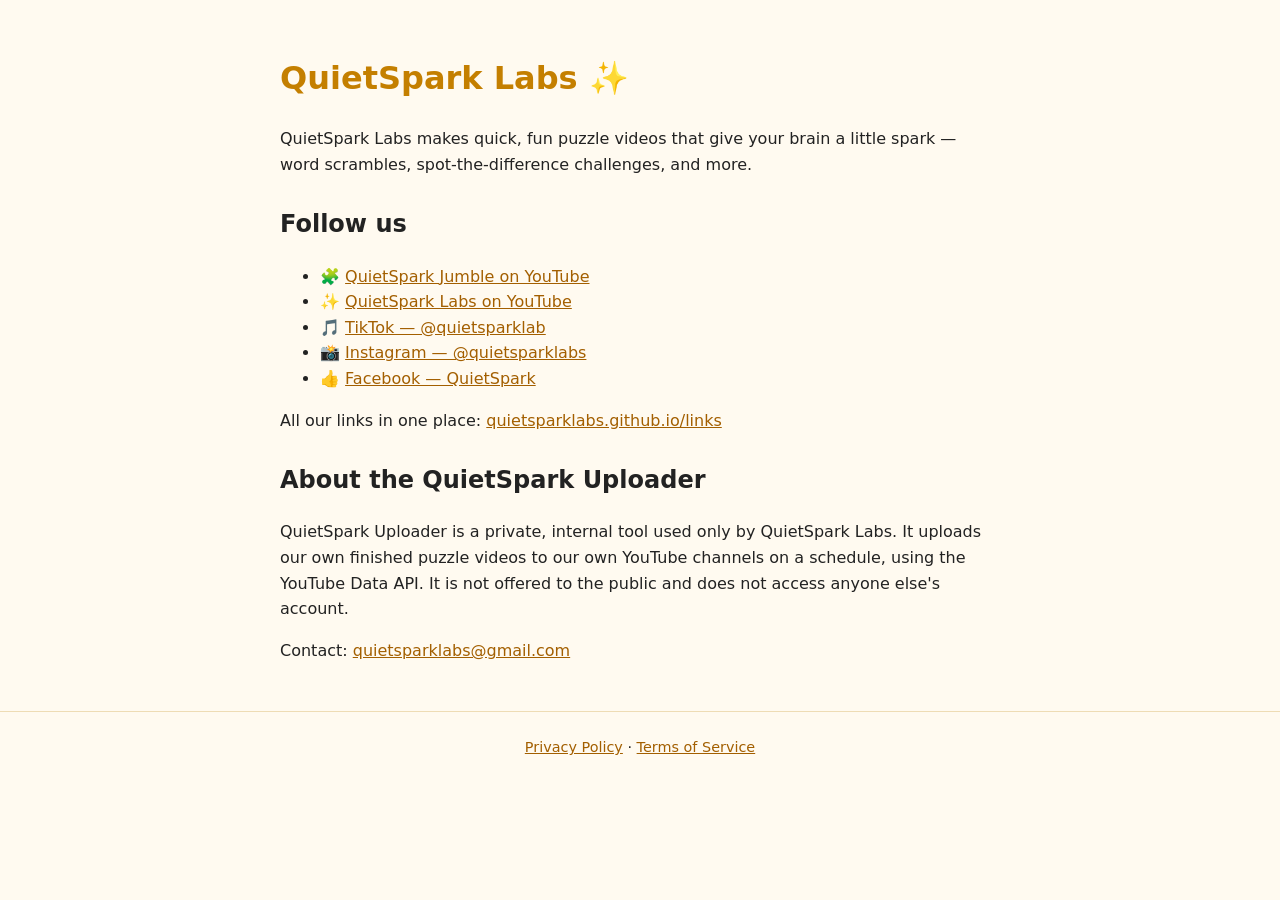
<file: index.html>
<!DOCTYPE html>
<html lang="en">
<head>
<meta charset="utf-8">
<meta name="viewport" content="width=device-width, initial-scale=1">
<title>QuietSpark Labs</title>
<link rel="stylesheet" href="style.css">
</head>
<body>
<main>
  <h1>QuietSpark Labs ✨</h1>
  <p>QuietSpark Labs makes quick, fun puzzle videos that give your brain a little spark — word scrambles, spot-the-difference challenges, and more.</p>

  <h2>Follow us</h2>
  <ul>
    <li>🧩 <a href="https://www.youtube.com/@QuietSparkJumble">QuietSpark Jumble on YouTube</a></li>
    <li>✨ <a href="https://www.youtube.com/@QuietSparkLabs">QuietSpark Labs on YouTube</a></li>
    <li>🎵 <a href="https://www.tiktok.com/@quietsparklab">TikTok — @quietsparklab</a></li>
    <li>📸 <a href="https://www.instagram.com/quietsparklabs/">Instagram — @quietsparklabs</a></li>
    <li>👍 <a href="https://www.facebook.com/profile.php?id=1494300070424520">Facebook — QuietSpark</a></li>
  </ul>
  <p>All our links in one place: <a href="links.html">quietsparklabs.github.io/links</a></p>

  <h2>About the QuietSpark Uploader</h2>
  <p>QuietSpark Uploader is a private, internal tool used only by QuietSpark Labs. It uploads our own finished puzzle videos to our own YouTube channels on a schedule, using the YouTube Data API. It is not offered to the public and does not access anyone else's account.</p>

  <p>Contact: <a href="mailto:quietsparklabs@gmail.com">quietsparklabs@gmail.com</a></p>
</main>
<footer>
  <a href="privacy.html">Privacy Policy</a> · <a href="terms.html">Terms of Service</a>
</footer>
</body>
</html>
</file>
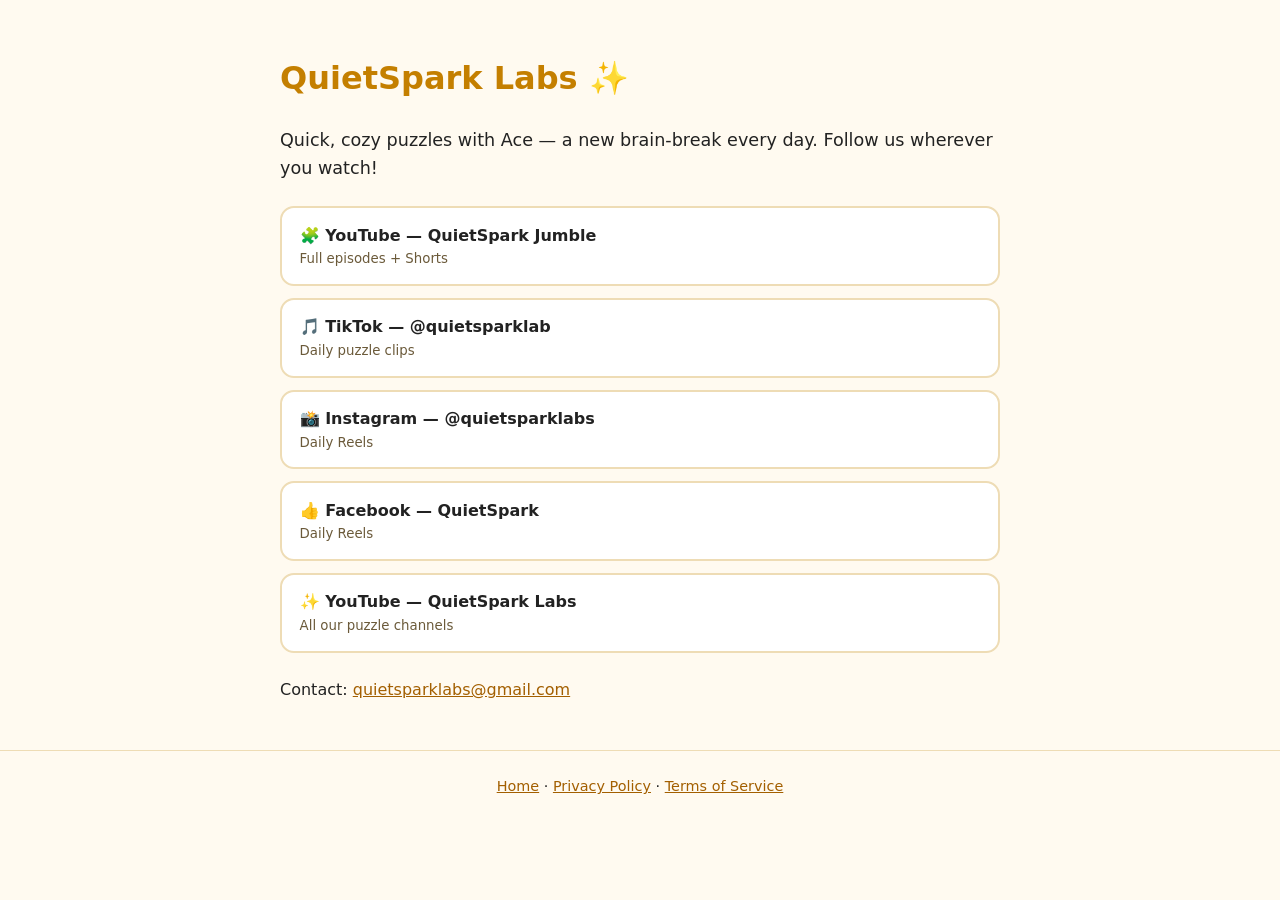
<file: links.html>
<!DOCTYPE html>
<html lang="en">
<head>
<meta charset="utf-8">
<meta name="viewport" content="width=device-width, initial-scale=1">
<title>QuietSpark Labs — Follow us everywhere</title>
<meta name="description" content="All the places to find QuietSpark Labs puzzles: YouTube, TikTok, Instagram and Facebook.">
<link rel="stylesheet" href="style.css">
<style>
  .links { list-style: none; padding: 0; margin: 1.5rem 0; display: grid; gap: .75rem; }
  .links a { display: block; padding: .9rem 1.1rem; background: #fff; border: 2px solid #eedcb5; border-radius: 14px; text-decoration: none; color: #222; font-weight: 600; }
  .links a:hover, .links a:focus { border-color: #c47f00; background: #fff4dc; }
  .links small { display: block; font-weight: 400; color: #6b5a3a; }
  .tagline { font-size: 1.1rem; }
</style>
</head>
<body>
<main>
  <h1>QuietSpark Labs ✨</h1>
  <p class="tagline">Quick, cozy puzzles with Ace — a new brain-break every day. Follow us wherever you watch!</p>

  <ul class="links">
    <li><a href="https://www.youtube.com/@QuietSparkJumble">🧩 YouTube — QuietSpark Jumble<small>Full episodes + Shorts</small></a></li>
    <li><a href="https://www.tiktok.com/@quietsparklab">🎵 TikTok — @quietsparklab<small>Daily puzzle clips</small></a></li>
    <li><a href="https://www.instagram.com/quietsparklabs/">📸 Instagram — @quietsparklabs<small>Daily Reels</small></a></li>
    <li><a href="https://www.facebook.com/profile.php?id=1494300070424520">👍 Facebook — QuietSpark<small>Daily Reels</small></a></li>
    <li><a href="https://www.youtube.com/@QuietSparkLabs">✨ YouTube — QuietSpark Labs<small>All our puzzle channels</small></a></li>
  </ul>

  <p>Contact: <a href="mailto:quietsparklabs@gmail.com">quietsparklabs@gmail.com</a></p>
</main>
<footer>
  <a href="index.html">Home</a> · <a href="privacy.html">Privacy Policy</a> · <a href="terms.html">Terms of Service</a>
</footer>
</body>
</html>
</file>
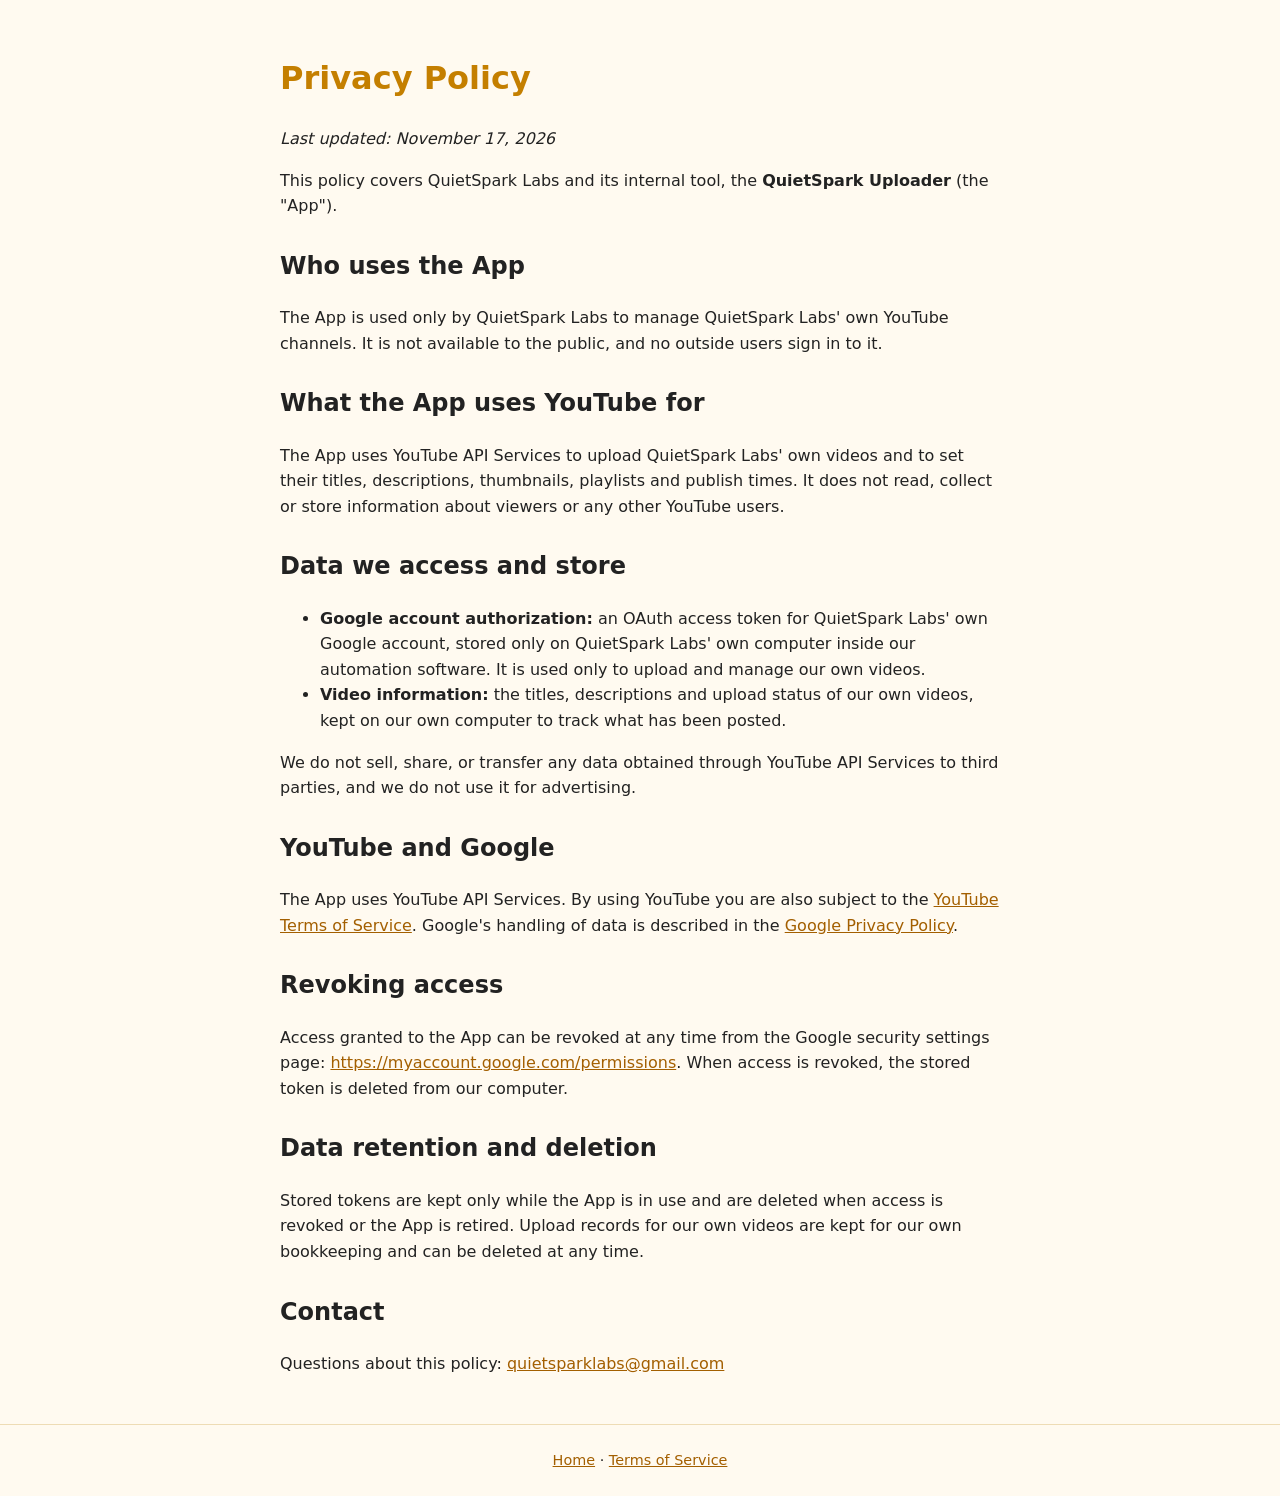
<file: privacy.html>
<!DOCTYPE html>
<html lang="en">
<head>
<meta charset="utf-8">
<meta name="viewport" content="width=device-width, initial-scale=1">
<title>Privacy Policy – QuietSpark Labs</title>
<link rel="stylesheet" href="style.css">
</head>
<body>
<main>
  <h1>Privacy Policy</h1>
  <p><em>Last updated: November 17, 2026</em></p>

  <p>This policy covers QuietSpark Labs and its internal tool, the <strong>QuietSpark Uploader</strong> (the "App").</p>

  <h2>Who uses the App</h2>
  <p>The App is used only by QuietSpark Labs to manage QuietSpark Labs' own YouTube channels. It is not available to the public, and no outside users sign in to it.</p>

  <h2>What the App uses YouTube for</h2>
  <p>The App uses YouTube API Services to upload QuietSpark Labs' own videos and to set their titles, descriptions, thumbnails, playlists and publish times. It does not read, collect or store information about viewers or any other YouTube users.</p>

  <h2>Data we access and store</h2>
  <ul>
    <li><strong>Google account authorization:</strong> an OAuth access token for QuietSpark Labs' own Google account, stored only on QuietSpark Labs' own computer inside our automation software. It is used only to upload and manage our own videos.</li>
    <li><strong>Video information:</strong> the titles, descriptions and upload status of our own videos, kept on our own computer to track what has been posted.</li>
  </ul>
  <p>We do not sell, share, or transfer any data obtained through YouTube API Services to third parties, and we do not use it for advertising.</p>

  <h2>YouTube and Google</h2>
  <p>The App uses YouTube API Services. By using YouTube you are also subject to the <a href="https://www.youtube.com/t/terms">YouTube Terms of Service</a>. Google's handling of data is described in the <a href="https://policies.google.com/privacy">Google Privacy Policy</a>.</p>

  <h2>Revoking access</h2>
  <p>Access granted to the App can be revoked at any time from the Google security settings page: <a href="https://myaccount.google.com/permissions">https://myaccount.google.com/permissions</a>. When access is revoked, the stored token is deleted from our computer.</p>

  <h2>Data retention and deletion</h2>
  <p>Stored tokens are kept only while the App is in use and are deleted when access is revoked or the App is retired. Upload records for our own videos are kept for our own bookkeeping and can be deleted at any time.</p>

  <h2>Contact</h2>
  <p>Questions about this policy: <a href="mailto:quietsparklabs@gmail.com">quietsparklabs@gmail.com</a></p>
</main>
<footer>
  <a href="index.html">Home</a> · <a href="terms.html">Terms of Service</a>
</footer>
</body>
</html>
</file>
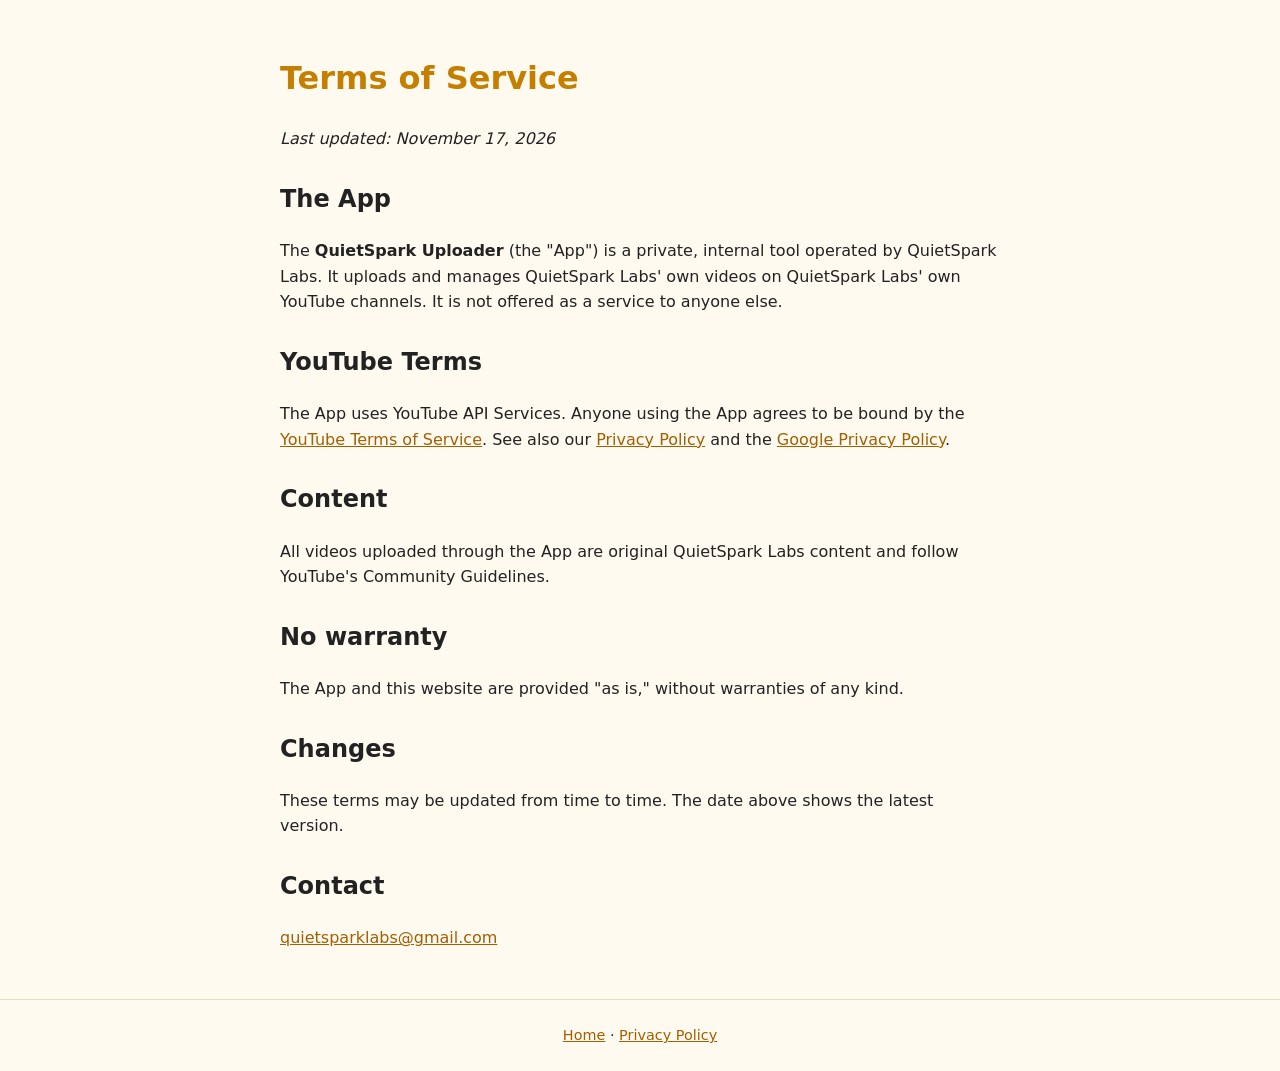
<file: terms.html>
<!DOCTYPE html>
<html lang="en">
<head>
<meta charset="utf-8">
<meta name="viewport" content="width=device-width, initial-scale=1">
<title>Terms of Service – QuietSpark Labs</title>
<link rel="stylesheet" href="style.css">
</head>
<body>
<main>
  <h1>Terms of Service</h1>
  <p><em>Last updated: November 17, 2026</em></p>

  <h2>The App</h2>
  <p>The <strong>QuietSpark Uploader</strong> (the "App") is a private, internal tool operated by QuietSpark Labs. It uploads and manages QuietSpark Labs' own videos on QuietSpark Labs' own YouTube channels. It is not offered as a service to anyone else.</p>

  <h2>YouTube Terms</h2>
  <p>The App uses YouTube API Services. Anyone using the App agrees to be bound by the <a href="https://www.youtube.com/t/terms">YouTube Terms of Service</a>. See also our <a href="privacy.html">Privacy Policy</a> and the <a href="https://policies.google.com/privacy">Google Privacy Policy</a>.</p>

  <h2>Content</h2>
  <p>All videos uploaded through the App are original QuietSpark Labs content and follow YouTube's Community Guidelines.</p>

  <h2>No warranty</h2>
  <p>The App and this website are provided "as is," without warranties of any kind.</p>

  <h2>Changes</h2>
  <p>These terms may be updated from time to time. The date above shows the latest version.</p>

  <h2>Contact</h2>
  <p><a href="mailto:quietsparklabs@gmail.com">quietsparklabs@gmail.com</a></p>
</main>
<footer>
  <a href="index.html">Home</a> · <a href="privacy.html">Privacy Policy</a>
</footer>
</body>
</html>
</file>
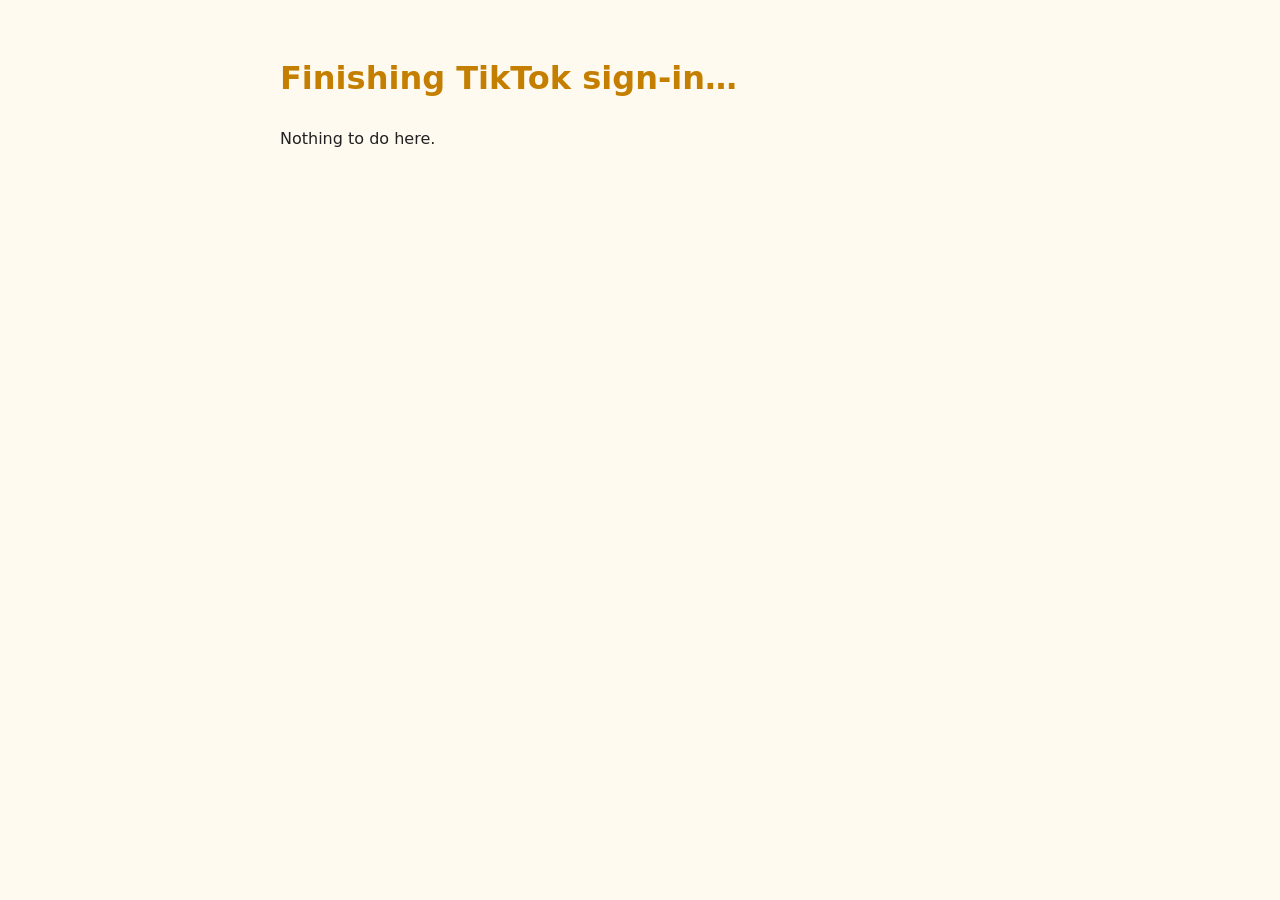
<file: tiktok-callback.html>
<!DOCTYPE html>
<html lang="en">
<head>
<meta charset="utf-8">
<meta name="viewport" content="width=device-width, initial-scale=1">
<meta name="robots" content="noindex">
<title>QuietSpark Labs – TikTok sign-in</title>
<link rel="stylesheet" href="style.css">
</head>
<body>
<main>
<h1>Finishing TikTok sign-in…</h1>
<p id="msg">Passing your TikTok sign-in to QuietSpark Uploader on this computer.</p>
</main>
<script>
  // TikTok sends the sign-in back here (it only allows https addresses).
  // This page forwards it to the n8n workflow running on this same computer.
  var q = window.location.search;
  var p = new URLSearchParams(q);
  var msg = document.getElementById('msg');
  if (p.get('error')) {
    msg.textContent = 'TikTok sign-in was cancelled or failed: ' + (p.get('error_description') || p.get('error'));
  } else if (p.get('code')) {
    window.location.replace('http://localhost:5678/webhook/tiktok-oauth' + q);
  } else {
    msg.textContent = 'Nothing to do here.';
  }
</script>
</body>
</html>
</file>
<file: style.css>
body { margin: 0; font-family: system-ui, -apple-system, "Segoe UI", sans-serif; background: #fffaf0; color: #222; line-height: 1.6; }
main { max-width: 720px; margin: 0 auto; padding: 2rem 1.25rem; }
h1 { color: #c47f00; }
h2 { margin-top: 1.75rem; }
a { color: #a35f00; }
footer { text-align: center; padding: 1.5rem; border-top: 1px solid #eedcb5; font-size: .9rem; }
</file>
